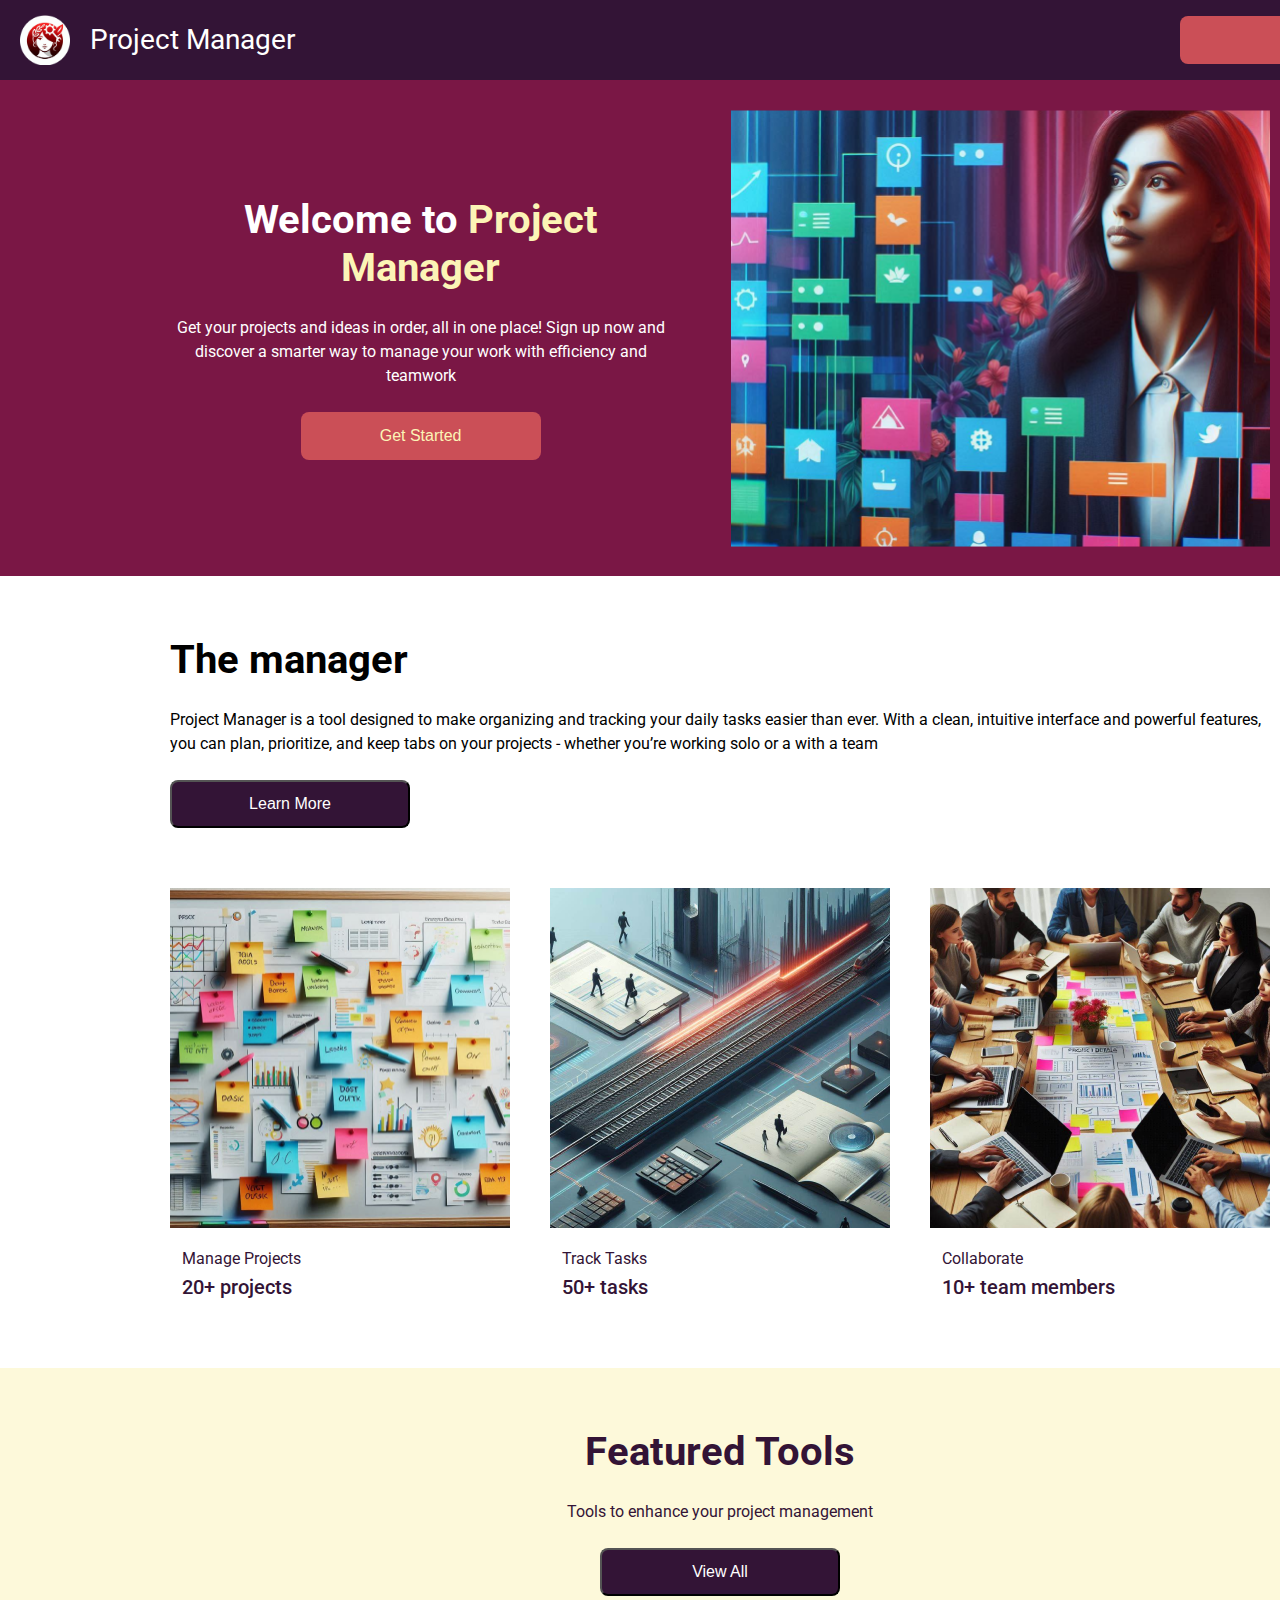
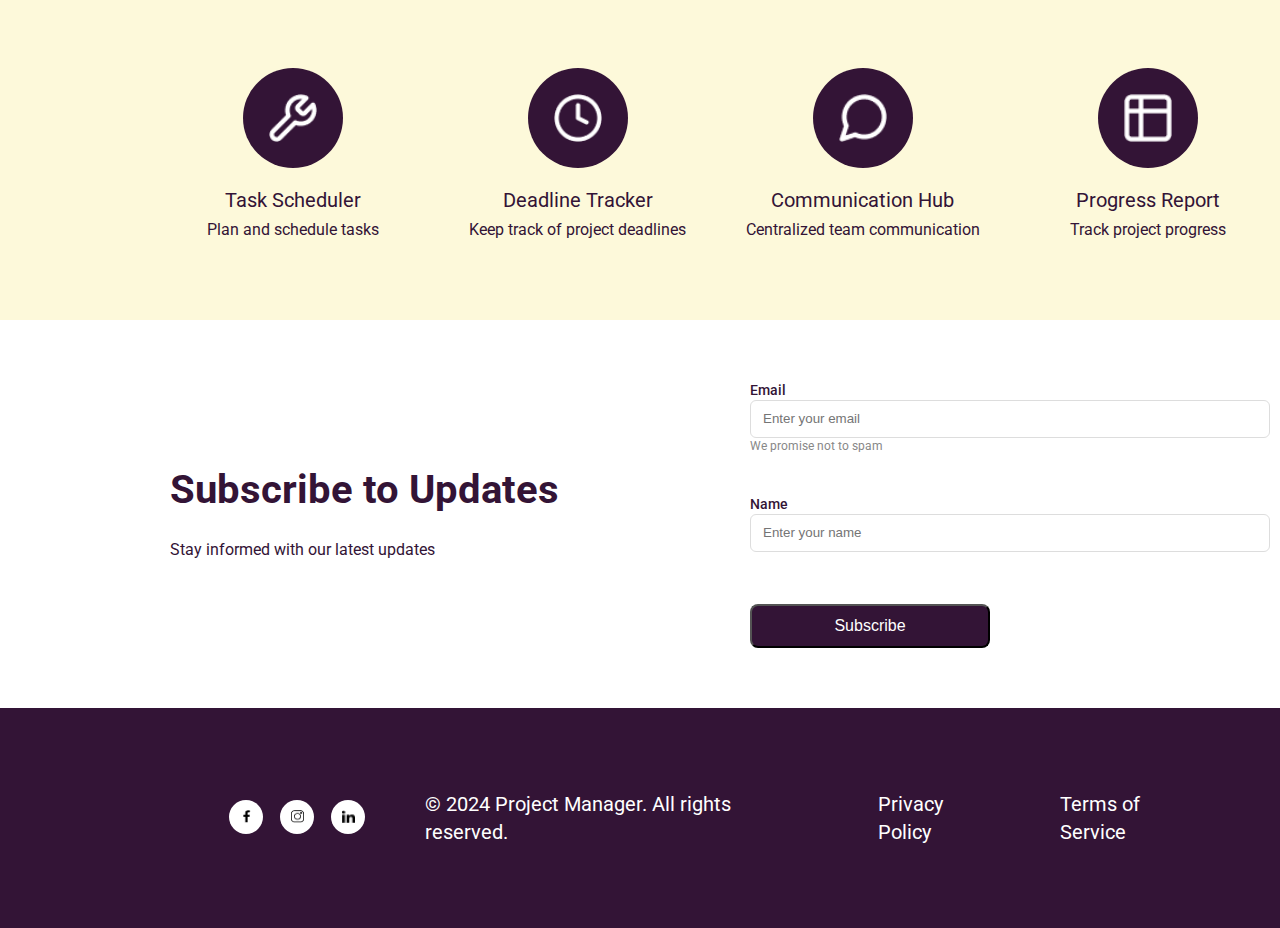
<file: homepage/index.html>
<!DOCTYPE html>
<html lang="en">
<head>
    <meta charset="UTF-8">
    <meta name="viewport" content="width=device-width, initial-scale=1.0">
    <title>HomePage</title>
    <link rel="stylesheet" href="style.css">
    <link rel="preconnect" href="https://fonts.googleapis.com">
<link rel="preconnect" href="https://fonts.gstatic.com" crossorigin>
<link href="https://fonts.googleapis.com/css2?family=Roboto:ital,wght@0,100;0,300;0,400;0,500;0,700;0,900;1,100;1,300;1,400;1,500;1,700;1,900&display=swap" rel="stylesheet">
</head>
<body>

    <header>

        <div class="logo-text-wrapper">            
            <img id="logo" src="assets/logo-header.png" alt="imagem do logo">
            <p>Project Manager<p>    
        </div>
        <nav><a href="../login-page/index.html"><button class="red-btn">Login</button></a></nav>           
 
    </header>

    <main>
        <section id="sectionOne">

            <div class="leftItemWrapper">
                <h1 class="title-text">Welcome to <span>Project Manager</span> </h1>
                <p class="description-text">Get your projects and ideas in order, all in one place! Sign up now and discover a smarter way to manage your work with efficiency and teamwork</p>
                <a href="../login-page/index.html"><button class="red-btn"> Get Started</button></a> 
            </div>

            <img src="assets/sectionOne-img.png" alt="imagem de uma mulher olhando um fluxograma">

        </section>

        <section id="sectionTwo">

            <div class="upTextWrapper">
                <p class="title-text">The manager</p>
                <p class="description-text">Project Manager is a tool designed to make organizing and tracking your daily tasks easier than ever. With a clean, intuitive interface and powerful features, you can plan, prioritize, and keep tabs on your projects - whether you’re working solo or a with a team</p>
                <button class="purple-btn">Learn More</button>
            </div>

            <div class="card-wrapper">

                <class class="card">
                    <img src="assets/card1-img.png" alt="imagem do card">
                    <div class="card-text-wrapper">
                        <p>Manage Projects</p>
                        <p class="subtitle-card">20+ projects</p>
                    </div>
                </class>

                <class class="card">
                    <img src="assets/card2-img.png" alt="imagem do card">
                    <div class="card-text-wrapper">
                        <p>Track Tasks</p>
                        <p class="subtitle-card">50+ tasks</p>
                    </div>
                </class>

                <class class="card">
                    <img src="assets/card3-img.png" alt="imagem do card">
                    <div class="card-text-wrapper">
                        <p>Collaborate</p>
                        <p class="subtitle-card">10+ team members</p>
                    </div>
                </class>  

            </div>            

        </section>

        <section id="sectionThree">

            <div class="top-wrapper">
                <p class="title-text">Featured Tools</p>
                <p class="description-text">Tools to enhance your project management</p>
                <button class="purple-btn">View All</button>
            </div>
            <div class="bottom-wrapper">
                <div class="circle-item">
                    <div class="icon-bg"><img src="assets/icons/tool-icon.png" alt="ícone de uma ferramenta"></div>                    
                    <p class="icon-title">Task Scheduler</p>
                    <p>Plan and schedule tasks</p>
                </div>
                <div class="circle-item">
                    <div class="icon-bg"><img src="assets/icons/clock-item.png" alt="ícone de um relogio"></div>                    
                    <p class="icon-title">Deadline Tracker</p>
                    <p>Keep track of project deadlines</p>
                </div>
                <div class="circle-item">
                    <div class="icon-bg"><img src="assets/icons/chat-icon.png" alt="ícone de balão de conversa"></div>                    
                    <p class="icon-title">Communication Hub</p>
                    <p>Centralized team communication</p>
                </div>
                <div class="circle-item">
                    <div class="icon-bg"><img src="assets/icons/table-icon.png" alt="ícone de uma mesa de ferramentas"></div>                    
                    <p class="icon-title">Progress Report</p>
                    <p>Track project progress</p>
                </div>
            </div>    

        </section>

        <section id="sectionFour">

            <div class="subscription-container">
                <p class="title-text">Subscribe to Updates</p>
                <p>Stay informed with our latest updates</p>
            </div>

            <div class="subscription-form">
                <form id="subscription-form">
                    <div class="email-wrapper">
                        <label for="email">Email</label>
                        <input type="email" name="email" id="email" placeholder="Enter your email" required>
                        <small>We promise not to spam</small>
                        <div id="email-error" class="error-one"></div>
                    </div>

                    <div class="name-wrapper">
                        <label for="name">Name</label>
                        <input type="text" name="name" id="name" placeholder="Enter your name" required>
                        <div id="name-error" class="error-two"></div> 
                    </div>
                    <button type="submit" id="subscribe-btn" class="purple-btn">Subscribe</button>
                </form>                
            </div>

            <div id="success-modal" class="modal">
                <div class="modal-content">
                    <span class="close-btn" id="close-btn">&times;</span>
                    <h2>Subscription Successful!</h2>
                    <p>Thank you for subscribing!</p>
                </div>

        </section>        

    </main>

    <footer>
        <div class="icon-container">
            <div class="media-icon">
                <a href="https://www.facebook.com">
                    <div class="icon-bg-white">
                        <img src="assets/icons/facebook-icon.png" alt="ícone do facebook">
                    </div>
                </a>
            </div>
            <div class="media-icon">
                <a href="https://www.instagram.com">
                    <div class="icon-bg-white">
                        <img src="assets/icons/instagram-icon.png" alt="icone do instagram">
                    </div>
                </a>
            </div>
            <div class="media-icon">
                <a href="https://www.linkedin.com">
                    <div class="icon-bg-white">
                        <img src="assets/icons/linkedin-icon.png" alt="icone do linkedin">
                    </div>
                </a>
            </div>                
        </div>
        <div class="footer-text-container">
            <p>© 2024 Project Manager. All rights reserved.</p>
            <p>Privacy Policy</p>
            <p>Terms of Service</p>
        </div>
        
    </footer>

    <script src="script.js"></script>    
</body>
</html>
</file>
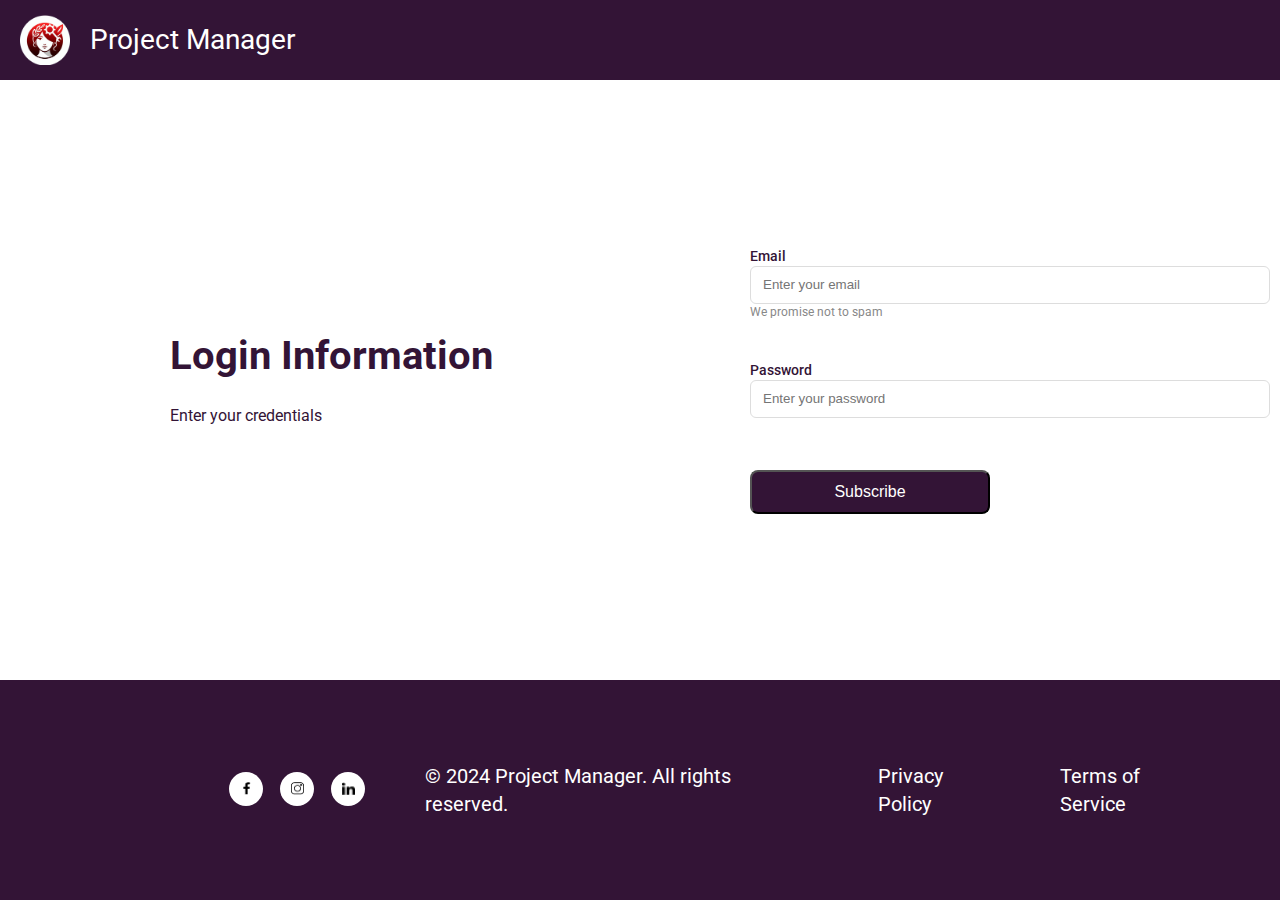
<file: login-page/index.html>
<!DOCTYPE html>
<html lang="en">
<head>
    <meta charset="UTF-8">
    <meta name="viewport" content="width=device-width, initial-scale=1.0">
    <title>Login-page</title>
    <link rel="stylesheet" href="style.css">
    <link rel="preconnect" href="https://fonts.googleapis.com">
<link rel="preconnect" href="https://fonts.gstatic.com" crossorigin>
<link href="https://fonts.googleapis.com/css2?family=Roboto:ital,wght@0,100;0,300;0,400;0,500;0,700;0,900;1,100;1,300;1,400;1,500;1,700;1,900&display=swap" rel="stylesheet">
</head>
<body>

    <header>

        <div class="logo-text-wrapper">            
            <img id="logo" src="assets/logo-header.png" alt="imagem do logo">
            <p>Project Manager<p>    
        </div>                 
 
    </header>

    <main>
        <section id="sectionOne">

            <div class="subscription-container">
                <p class="title-text">Login Information</p>
                <p>Enter your credentials</p>
            </div>

            <div class="subscription-form">
                <form id="subscription-form">
                    <div class="email-wrapper">
                        <label for="email">Email</label>
                        <input type="email" name="email" id="email" placeholder="Enter your email" required>
                        <small>We promise not to spam</small>
                        <div id="email-error" class="error-one"></div>
                    </div>

                    <div class="password-wrapper">
                        <label for="password">Password</label>
                        <input type="text" name="password" id="password" placeholder="Enter your password" required>
                        <div id="password-error" class="error-two"></div> 
                    </div>
                    <button type="submit" id="subscribe-btn" class="purple-btn">Subscribe</button>
                </form>                
            </div>

        </section>

    </main>

    <footer>
        <div class="icon-container">
            <div class="media-icon">
                <a href="https://www.facebook.com">
                    <div class="icon-bg-white">
                        <img src="assets/icons/facebook-icon.png" alt="ícone do facebook">
                    </div>
                </a>
            </div>
            <div class="media-icon">
                <a href="https://www.instagram.com">
                    <div class="icon-bg-white">
                        <img src="assets/icons/instagram-icon.png" alt="icone do instagram">
                    </div>
                </a>
            </div>
            <div class="media-icon">
                <a href="https://www.linkedin.com">
                    <div class="icon-bg-white">
                        <img src="assets/icons/linkedin-icon.png" alt="icone do linkedin">
                    </div>
                </a>
            </div>                
        </div>
        <div class="footer-text-container">
            <p>© 2024 Project Manager. All rights reserved.</p>
            <p>Privacy Policy</p>
            <p>Terms of Service</p>
        </div>
        
    </footer>

    <script src="script.js"></script>    
</body>
</html>
</file>
<file: homepage/style.css>
:root {
    --dark-purple: #331436;
    --light-red: #CB4F57;
    --light-yellow-text: rgb(252, 244, 182);
    --light-yellow-bg: rgb(252, 244, 182, 50%);
    --dark-pink: #7A1745;
    --light-purple: #47204b;
    --real-light-red: #da6068;
  }

* {
    box-sizing: border-box;
    margin: 0;
    padding: 0;
}

body {
    width: 100%;
    height: 100vh;
    font-family: 'Roboto', sans-serif;
    font-size: 16px;
    line-height: 24px;
    font-weight: 400;
    min-width: 1440px;

}

header {
    display: flex;
    justify-content: space-between;
    align-items: center;
    height: 80px;
    padding: 20px;
    background-color: var(--dark-purple);
}

#logo {
    width: 50px;
    height: 50px;
}

.logo-text-wrapper {
    display: flex;
    align-items: center;
    color: white;
    gap: 20px;
    font-size: 28px;
}

.red-btn {
    width: 240px;
    height: 48px;
    background-color: var(--light-red);
    color: var(--light-yellow-text);
    font-size: 16px;
    border-radius: 8px;
    border: none;
    line-height: 24px;
    cursor: pointer;
}

.red-btn:hover {
    background-color: var(--real-light-red);
    box-shadow: 0 4px 8px rgba(0, 0, 0, 0.2);
}

#sectionOne {
    display: flex;
    justify-content: center;
    align-items: center;
    gap: 60px;
    height: 496px;
    padding: 30px 170px;
    background-color: var(--dark-pink);
    color: white;
    
    text-align: center;
}

.leftItemWrapper {
    display: flex;
    flex-direction: column;
    align-items: center;
    width: 520px;
    gap: 24px 0px;
    
}

#sectionOne img {
    width: 540px;
    height: 437px;
}

.title-text {
    font-weight: bold;
    font-size: 40px;
    line-height: 48px;
}


#sectionOne span {
    color: var(--light-yellow-text);
}

#sectionTwo {
    height: 792px;
    display: flex;
    flex-direction: column;
    justify-content: flex-start;
    padding: 60px 170px;
    gap: 60px;
}

.upTextWrapper {
    display: flex;
    flex-direction: column;
    gap: 24px;
}


.purple-btn {
    width: 240px;
    height: 48px;
    background-color: var(--dark-purple);
    font-size: 16px;
    color: white;
    line-height: 24px;
    border-radius: 8px;
    cursor: pointer;
}

.purple-btn:hover {
    background-color: var(--light-purple);
    box-shadow: 0 4px 8px rgba(0, 0, 0, 0.2);
}

.card-wrapper {
    display: flex;
    justify-content: space-between;
    color: var(--dark-purple);
}

.card img {
    width: 340px;
    height: 340px;
}

.subtitle-card {
    font-size: 20px;
    font-weight: 500;
    margin-top: 4px;
}

.card-text-wrapper {

    padding: 12px;
}

#sectionThree {
    display: flex;
    flex-direction: column;
    align-items: center;
    height: 552px;
    padding: 60px 170px;
    gap: 60px;
    background-color: var(--light-yellow-bg);
    color: var(--dark-purple);
}

.top-wrapper {
    display: flex;
    flex-direction: column; 
    align-items: center;
    gap: 24px;
    height: 168px;
}

.bottom-wrapper {
    display: flex;
    height: 204px;
    gap: 40px;
}

.circle-item {
    padding: 12px 0;
    width: 245px;
    height: 204px;
    text-align: center;

}

.icon-bg {
    display: flex;
    justify-content: center;
    align-items: center;
    width: 100px;
    height: 100px;
    background-color: var(--dark-purple);
    border-radius: 50%;
    margin: 0 auto;
   
}
.circle-item img {
    width: 48px;
    height: 48px;    
    
}

.icon-title {
    margin-top: 20px;
    font-size: 20px;
    margin-bottom: 6px;
}

#sectionFour {
    display: flex;
    align-items: center;
    padding: 60px 170px;
    justify-content: space-between;
    height: 388px;
    gap: 60px;
    color: var(--dark-purple);
}

.subscription-container {
    display: flex;
    flex-direction: column;
    width: 520px;
    height: 96px;
    gap: 24px;
    
}

.subscription-form form {
    display: flex;
    flex-direction: column;
    gap: 20px;
    width: 520px;
    height: 268px;
    font-size: 14px;
}

.email-wrapper, .name-wrapper {
    height: 100px;
}

.subscription-form label {
    color: var(--dark-purple);
    font-weight: 500;
    line-height: 20px;
}
  
.subscription-form input {
    border: 1px solid #ddd;
    border-radius: 6px;
    padding: 8px 12px;
    line-height: 20px;
}
  
.subscription-form small {
    height: 16px;
    font-size: 12px;
    color: #888;
    line-height: 16px;
}

.subscription-form div {
    display: flex;
    flex-direction: column;
}


.error-one, .error-two {
    color: red;
    font-size: 12px;
    height: 20px;    
}

.modal {
    display: none;
    position: fixed;
    z-index: 1; 
    left: 0;
    top: 0;
    width: 100%;
    height: 100%;
    border-radius: 8px;
    background-color: rgba(0, 0, 0, 0.4); 
}


.modal-content {
    background-color: white;
    border-radius: 8px;
    margin: 15% auto;
    padding: 20px;
    border: 1px solid yellow;
    width: 800px;
    height: 200px;
    max-width: 500px;
    background-image: url("assets/tirex-bg.png");
    background-size: cover; 
    background-position: center; 
    color: rgba(255, 255, 255, 0.89);
}

.modal-content h2 {
    margin-bottom: 30px;
    color: yellow;
}


.close-btn {
    color: #aaa;
    float: right;
    font-size: 28px;
    font-weight: bold;
}

.close-btn:hover,
.close-btn:focus {
    color: black;
    text-decoration: none;
    cursor: pointer;
}


footer {
    display: flex;
    justify-content: center;
    align-items: center;
    height: 220px;
    padding: 60px;
    gap: 60px;
    line-height: 28px;
    font-size: 20px;
    color: white;
    background-color: var(--dark-purple);
}

.icon-container {
    width: 136px;
    height: 36.46px;
    display: flex;
    justify-content: space-between;
}

.footer-text-container {
    display: flex;
    align-items: center;
    width: 786px;
    height: 100px;
    gap: 60px;

}

.icon-bg-white {
    display: flex;
    justify-content: center;
    align-items: center;
    width: 34px;
    height: 34px;
    background-color: white;
    border-radius: 50%;
}

.icon-bg-white img{
    width: 13px;
    height: 13px;
}
</file>
<file: login-page/style.css>
:root {
    --dark-purple: #331436;
    --light-red: #CB4F57;
    --light-yellow-text: rgb(252, 244, 182);
    --light-yellow-bg: rgb(252, 244, 182, 50%);
    --dark-pink: #7A1745;
    --light-purple: #47204b;
    --real-light-red: #da6068;
  }

* {
    box-sizing: border-box;
    margin: 0;
    padding: 0;
}



body {
    width: 100%;
    max-height: 100vh;
    min-width: 1440px;
    font-family: 'Roboto', sans-serif;
    font-size: 16px;
    line-height: 24px;
    font-weight: 400;    
    overflow: hidden;
}


.title-text {
    font-weight: bold;
    font-size: 40px;
    line-height: 48px;
}

.purple-btn {
    width: 240px;
    height: 48px;
    background-color: var(--dark-purple);
    font-size: 16px;
    font-weight: 500;
    color: white;
    line-height: 24px;
    border-radius: 8px;
    cursor: pointer;
}

.purple-btn:hover {
    background-color: var(--light-purple);
    box-shadow: 0 4px 8px rgba(0, 0, 0, 0.2);
}


header {
    display: flex;
    justify-content: space-between;
    align-items: center;
    height: 80px;
    padding: 20px;
    background-color: var(--dark-purple);
}

#logo {
    width: 50px;
    height: 50px;
}

.logo-text-wrapper {
    display: flex;
    align-items: center;
    color: white;
    gap: 20px;
    font-size: 28px;
}

#sectionOne {
    display: flex;
    align-items: center;
    padding: 60px 170px;
    justify-content: space-between;
    height: 600px;
    gap: 60px;
    color: var(--dark-purple);
}

.subscription-container {
    display: flex;
    flex-direction: column;
    width: 520px;
    height: 96px;
    gap: 24px;
    
}

.subscription-form form {
    display: flex;
    flex-direction: column;
    gap: 20px;
    width: 520px;
    height: 268px;
    font-size: 14px;
}

.email-wrapper, .password-wrapper {
    height: 100px;
}

.subscription-form label {
    color: var(--dark-purple);
    font-weight: 500;
    line-height: 20px;
}
  
.subscription-form input {
    border: 1px solid #ddd;
    border-radius: 6px;
    padding: 8px 12px;
    line-height: 20px;
}
  
.subscription-form small {
    height: 16px;
    font-size: 12px;
    color: #888;
    line-height: 16px;
}

.subscription-form div {
    display: flex;
    flex-direction: column;
}


.error-one, .error-two {
    color: red;
    font-size: 12px;
    height: 20px;    
}











footer {
    display: flex;
    justify-content: center;
    align-items: center;
    height: 220px;
    padding: 60px;
    gap: 60px;
    line-height: 28px;
    font-size: 20px;
    color: white;
    background-color: var(--dark-purple);
}

.icon-container {
    width: 136px;
    height: 36.46px;
    display: flex;
    justify-content: space-between;
}

.footer-text-container {
    display: flex;
    align-items: center;
    width: 786px;
    height: 100px;
    gap: 60px;

}

.icon-bg-white {
    display: flex;
    justify-content: center;
    align-items: center;
    width: 34px;
    height: 34px;
    background-color: white;
    border-radius: 50%;
}

.icon-bg-white img{
    width: 13px;
    height: 13px;
}
</file>
